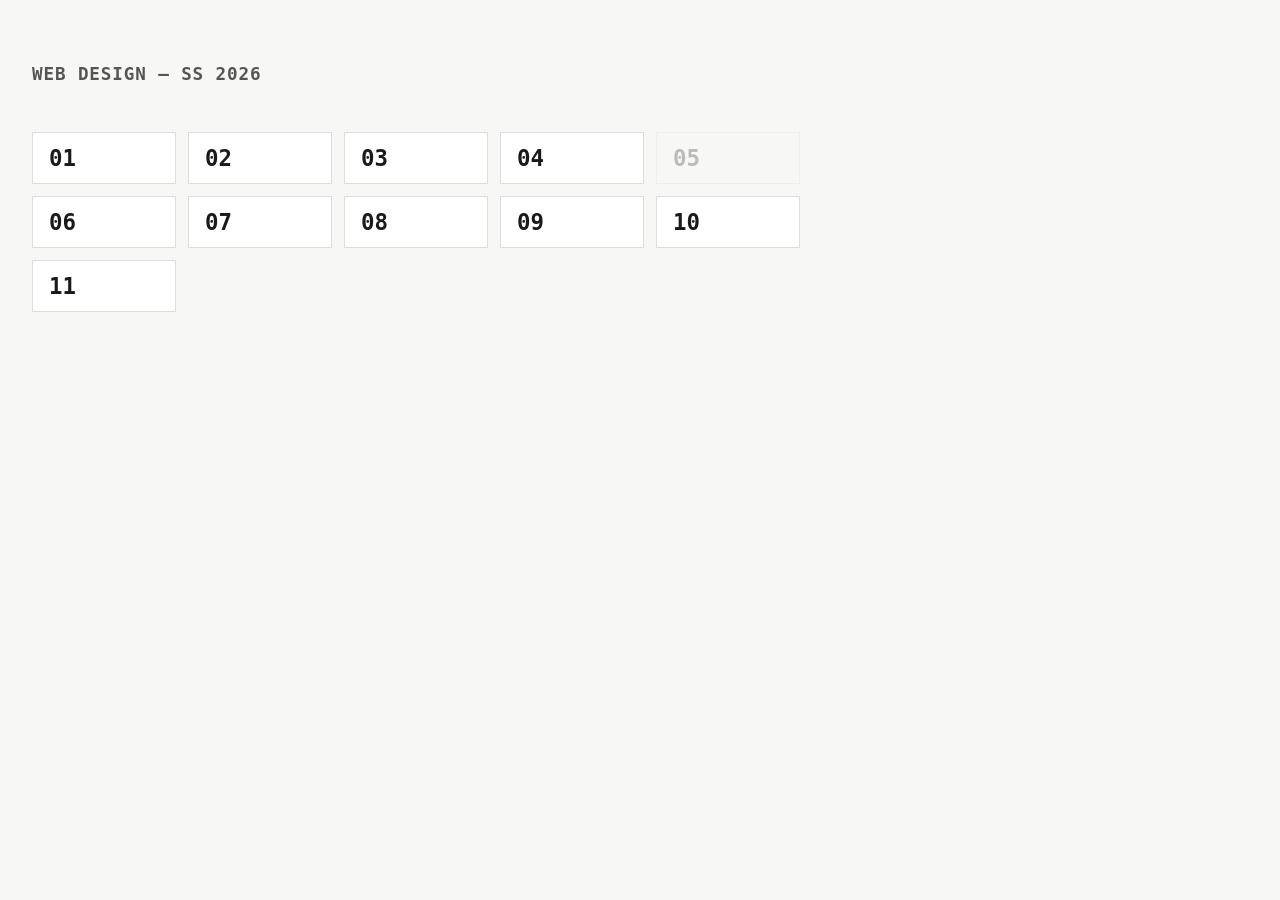
<file: index.html>
<!DOCTYPE html>
<html lang="en">
<head>
  <meta charset="UTF-8">
  <meta name="viewport" content="width=device-width, initial-scale=1.0">
  <title>Web Design SS 2026</title>
  <style>
    *, *::before, *::after { box-sizing: border-box; margin: 0; padding: 0; }

    body {
      font-family: ui-monospace, 'Cascadia Code', 'Fira Mono', monospace;
      background: #f7f7f5;
      color: #1a1a1a;
      min-height: 100vh;
      padding: 4rem 2rem;
    }

    header {
      margin-bottom: 3rem;
    }

    h1 {
      font-size: 1.1rem;
      font-weight: 600;
      letter-spacing: 0.05em;
      text-transform: uppercase;
      color: #555;
    }

    ol {
      list-style: none;
      display: grid;
      grid-template-columns: repeat(auto-fill, minmax(8rem, 1fr));
      gap: 0.75rem;
      max-width: 48rem;
    }

    li a, li span {
      display: block;
      padding: 0.75rem 1rem;
      border: 1px solid #ddd;
      text-decoration: none;
      font-size: 1.4rem;
      font-weight: 700;
      color: #1a1a1a;
      background: #fff;
      transition: border-color 0.15s, background 0.15s;
    }

    li a:hover {
      border-color: #999;
      background: #f0f0ee;
    }

    li span {
      color: #bbb;
      border-color: #eee;
      background: transparent;
      cursor: default;
    }
  </style>
</head>
<body>
  <header>
    <h1>Web Design &mdash; SS 2026</h1>
  </header>
  <ol>
    <li><a href="01/">01</a></li>
    <li><a href="02/">02</a></li>
    <li><a href="03/">03</a></li>
    <li><a href="04/">04</a></li>
    <li><span>05</span></li>
    <li><a href="06/">06</a></li>
    <li><a href="07/">07</a></li>
    <li><a href="08/">08</a></li>
    <li><a href="09/02-a11y-fix.html">09</a></li>
    <li><a href="10/personalisierter-feed.html">10</a></li>
    <li><a href="11/session11-start.html">11</a></li>
    <!--<li><span>12</span></li>-->
  </ol>
</body>
</html>
</file>
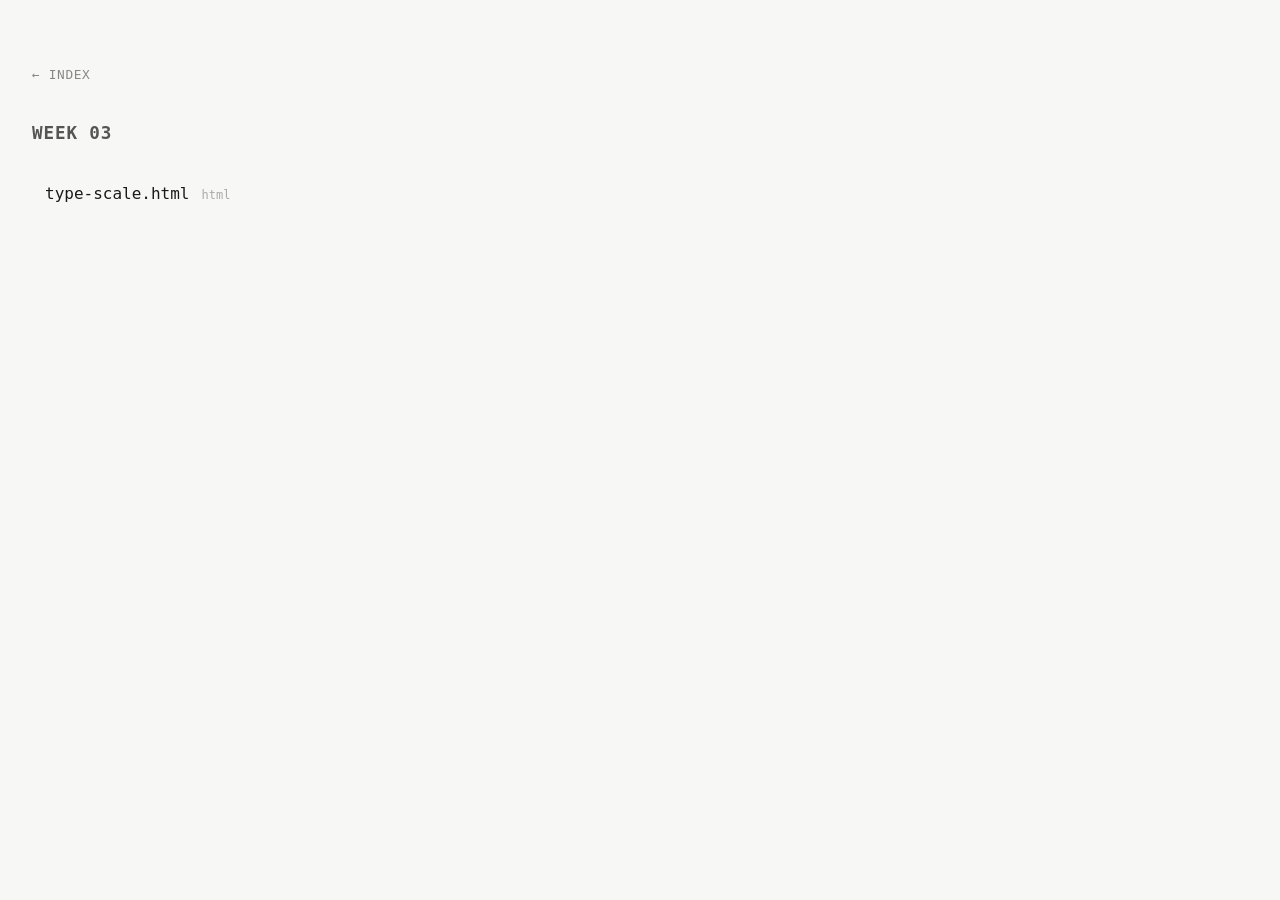
<file: 03/index.html>
<!DOCTYPE html>
<html lang="en">
<head>
  <meta charset="UTF-8">
  <meta name="viewport" content="width=device-width, initial-scale=1.0">
  <title>03 — Web Design SS 2026</title>
  <style>
    *, *::before, *::after { box-sizing: border-box; margin: 0; padding: 0; }

    body {
      font-family: ui-monospace, 'Cascadia Code', 'Fira Mono', monospace;
      background: #f7f7f5;
      color: #1a1a1a;
      min-height: 100vh;
      padding: 4rem 2rem;
    }

    nav {
      margin-bottom: 2.5rem;
    }

    nav a {
      font-size: 0.8rem;
      color: #888;
      text-decoration: none;
      letter-spacing: 0.05em;
      text-transform: uppercase;
    }

    nav a:hover { color: #1a1a1a; }

    h1 {
      font-size: 1.1rem;
      font-weight: 600;
      letter-spacing: 0.05em;
      text-transform: uppercase;
      color: #555;
      margin-bottom: 2rem;
    }

    ul {
      list-style: none;
      max-width: 32rem;
    }

    li + li { margin-top: 0.4rem; }

    li a {
      display: flex;
      align-items: baseline;
      gap: 0.75rem;
      padding: 0.5rem 0.75rem;
      text-decoration: none;
      color: #1a1a1a;
      border: 1px solid transparent;
      transition: border-color 0.15s, background 0.15s;
    }

    li a:hover {
      border-color: #ddd;
      background: #fff;
    }

    li a .ext {
      font-size: 0.75rem;
      color: #aaa;
      flex-shrink: 0;
    }
  </style>
</head>
<body>
  <nav><a href="../">← Index</a></nav>
  <h1>Week 03</h1>
  <ul>
    <li><a href="type-scale.html"><span>type-scale.html</span><span class="ext">html</span></a></li>
  </ul>
</body>
</html>
</file>
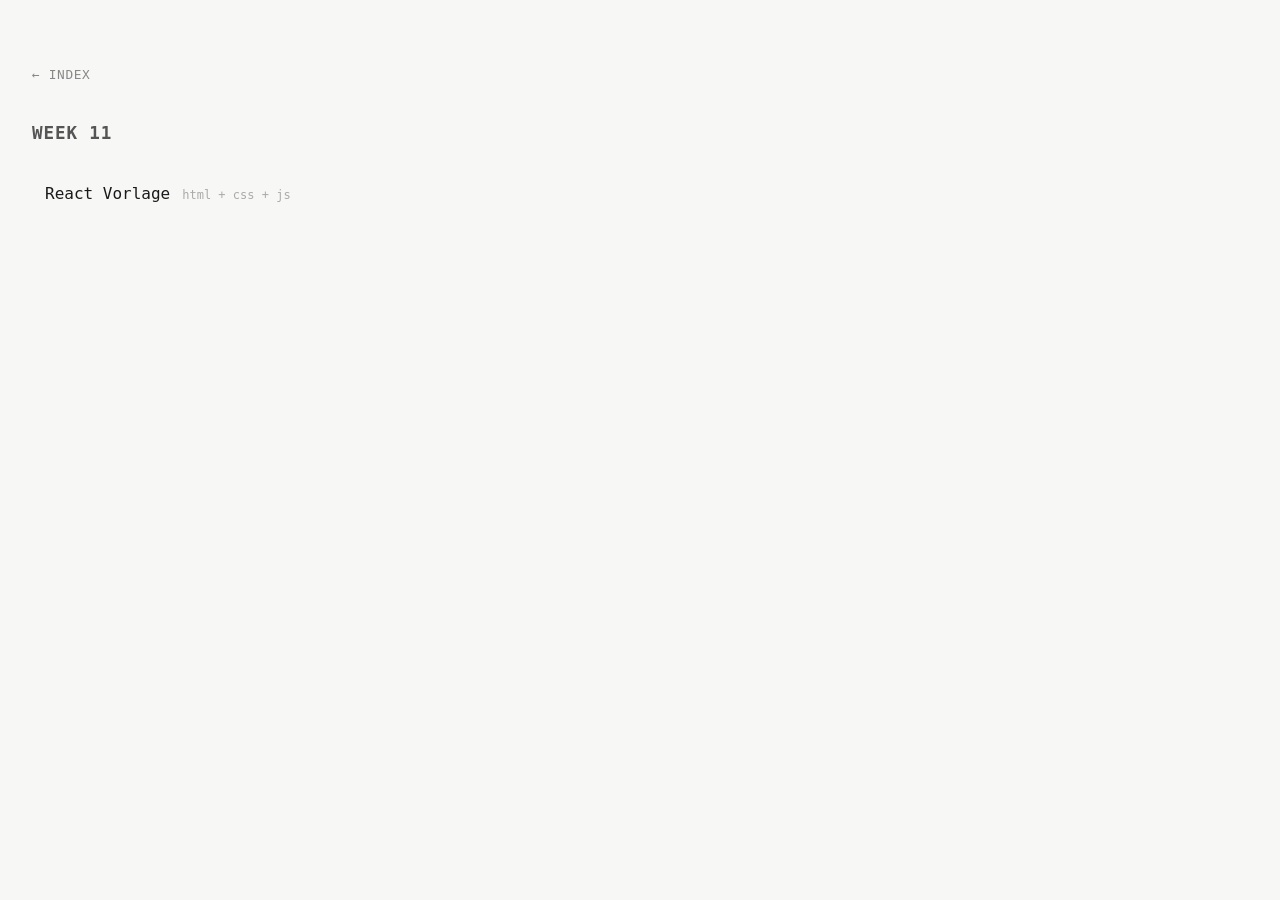
<file: 11/index.html>
<!DOCTYPE html>
<html lang="en">
<head>
  <meta charset="UTF-8">
  <meta name="viewport" content="width=device-width, initial-scale=1.0">
  <title>11 — Web Design SS 2026</title>
  <style>
    *, *::before, *::after { box-sizing: border-box; margin: 0; padding: 0; }

    body {
      font-family: ui-monospace, 'Cascadia Code', 'Fira Mono', monospace;
      background: #f7f7f5;
      color: #1a1a1a;
      min-height: 100vh;
      padding: 4rem 2rem;
    }

    nav {
      margin-bottom: 2.5rem;
    }

    nav a {
      font-size: 0.8rem;
      color: #888;
      text-decoration: none;
      letter-spacing: 0.05em;
      text-transform: uppercase;
    }

    nav a:hover { color: #1a1a1a; }

    h1 {
      font-size: 1.1rem;
      font-weight: 600;
      letter-spacing: 0.05em;
      text-transform: uppercase;
      color: #555;
      margin-bottom: 2rem;
    }

    ul {
      list-style: none;
      max-width: 32rem;
    }

    li + li { margin-top: 0.4rem; }

    li a {
      display: flex;
      align-items: baseline;
      gap: 0.75rem;
      padding: 0.5rem 0.75rem;
      text-decoration: none;
      color: #1a1a1a;
      border: 1px solid transparent;
      transition: border-color 0.15s, background 0.15s;
    }

    li a:hover {
      border-color: #ddd;
      background: #fff;
    }

    li a .ext {
      font-size: 0.75rem;
      color: #aaa;
      flex-shrink: 0;
    }
  </style>
</head>
<body>
  <nav><a href="../">← Index</a></nav>
  <h1>Week 11</h1>
  <ul>
    <li><a href="session11-start.html"><span>React Vorlage</span><span class="ext">html + css + js</span></a></li>
  </ul>
</body>
</html>
</file>
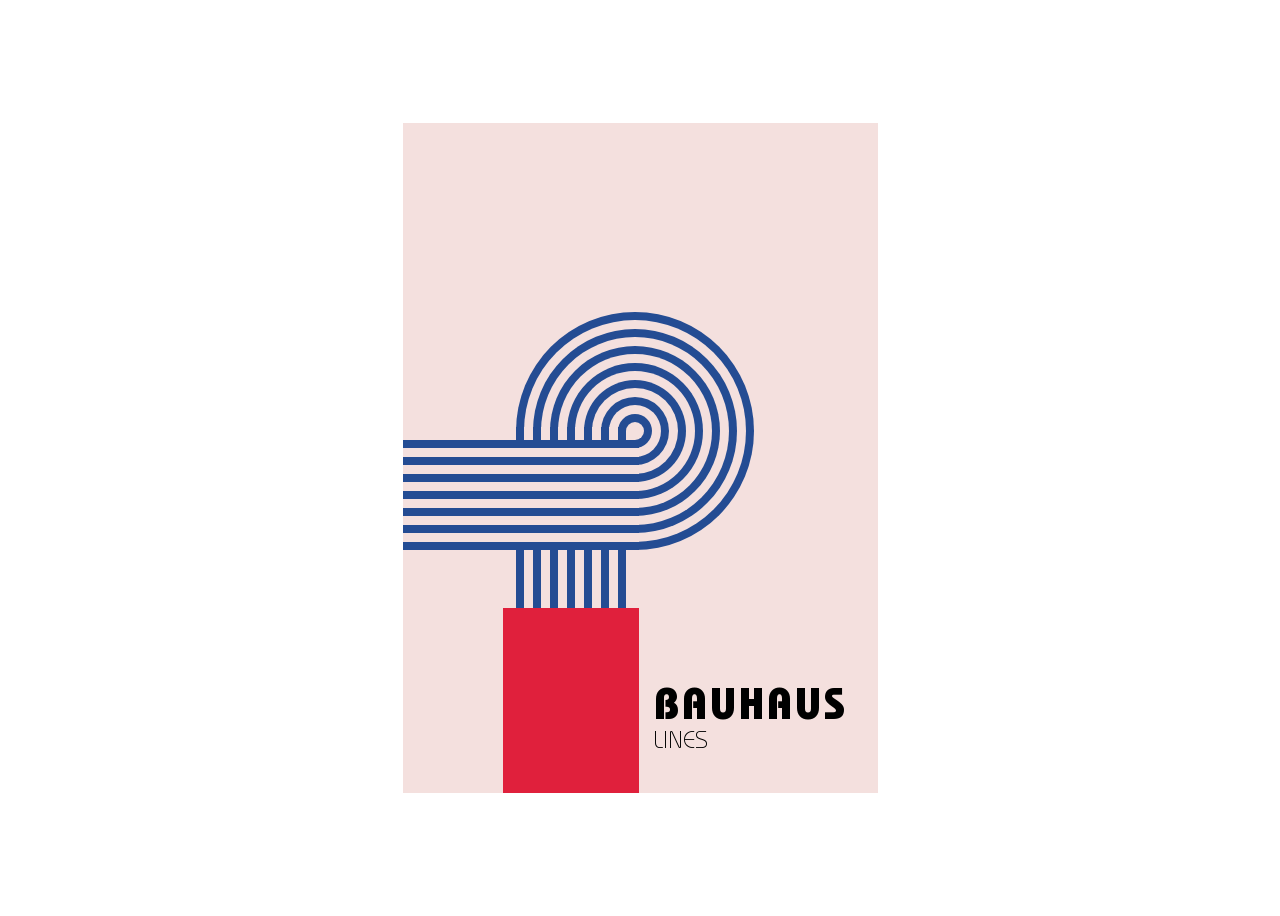
<file: Uebung02_TamaraGilgenast/index.html>
<!DOCTYPE html>
<html lang="de">

<head>
    <link rel="stylesheet" href="style.css">
    <link href="https://fonts.googleapis.com/css2?family=Comfortaa:wght@400;700&display=swap" rel="stylesheet">
    <meta charset="UTF-8" />
    <meta name="viewport" content="width=device-width, initial-scale=1.0" />
    <title>Bauhaus Poster</title>
</head>

<body>
    <div class="poster">
        <div class="invisible-circle-box">
            <div class="blue-circle">
                <div class="pink-circle">
                    <div class="blue-circle">
                        <div class="pink-circle">
                            <div class="blue-circle">
                                <div class="pink-circle">
                                    <div class="blue-circle">
                                        <div class="pink-circle">
                                            <div class="blue-circle">
                                                <div class="pink-circle">
                                                    <div class="blue-circle">
                                                        <div class="pink-circle">
                                                            <div class="blue-circle">
                                                                <div class="pink-circle"></div>
                                                            </div>
                                                        </div>
                                                    </div>
                                                </div>
                                            </div>
                                        </div>
                                    </div>
                                </div>
                            </div>
                        </div>
                    </div>
                </div>
            </div>

        </div>
        <div class="invisible-column">
            <div class="bluestripes-box-vertical">
                <div class="bluestripes-vertical">
                </div>
                <div class="bluestripes-vertical">
                </div>
                <div class="bluestripes-vertical">
                </div>
                <div class="bluestripes-vertical">
                </div>
                <div class="bluestripes-vertical">
                </div>
                <div class="bluestripes-vertical">
                </div>
                <div class="bluestripes-vertical">
                </div>
            </div>
            <div class="redblock">
            </div>
        </div>
        <div class="invisible-row">
            <div class="bluestripes-box-horizontal">
                <div class="bluestripes-horizontal">
                </div>
                <div class="bluestripes-horizontal">
                </div>
                <div class="bluestripes-horizontal">
                </div>
                <div class="bluestripes-horizontal">
                </div>
                <div class="bluestripes-horizontal">
                </div>
                <div class="bluestripes-horizontal">
                </div>
                <div class="bluestripes-horizontal">
                </div>
            </div>
        </div>
        <div class="title-box">
            <h1>BAUHAUS</h1>
            <h2>LINES</h2>
        </div>
    </div>
</body>

</html>
</file>
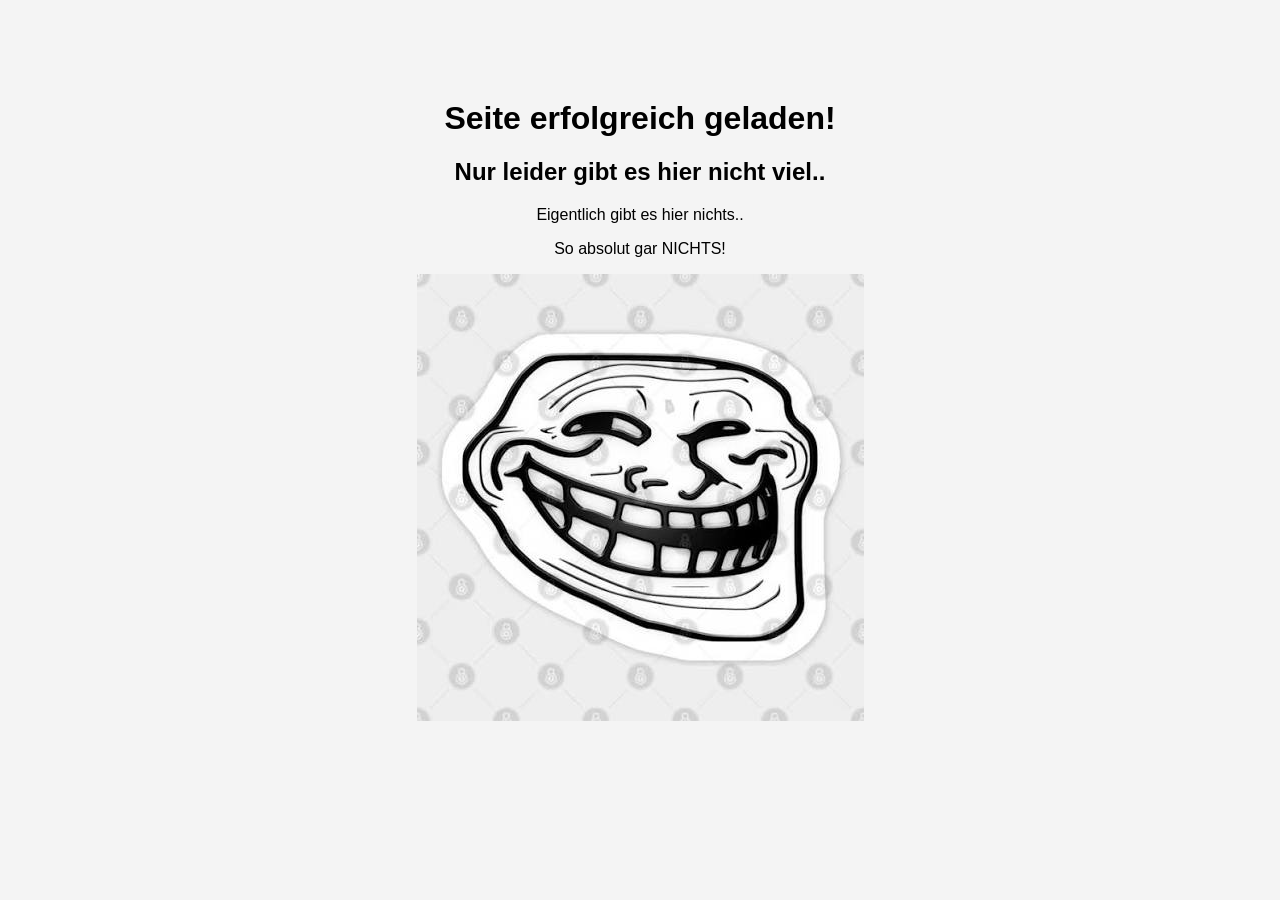
<file: Uebung404_TamaraGilgenast/index.html>
<!DOCTYPE html>
<html lang="de">
<head>
    <meta charset="UTF-8">  
    <meta name="viewport" content="width=device-width, initial-scale=1.0">
    <title>Hier gibt's nichts!</title>
    <style>
    body{
    font-family: Arial;
    text-align: center;
    margin-top: 100px;
    background: #f4f4f4;
}
    </style>
</head>
<body>
    <header>
        <h1>Seite erfolgreich geladen!</h1>
    </header>
    <main>
        <h2>Nur leider gibt es hier nicht viel..</h2>
        <p>Eigentlich gibt es hier nichts..</p>
        <p>So absolut gar NICHTS!</p>
        <img src="trollface.jpg">
    </main>
</body>
</html>
</file>
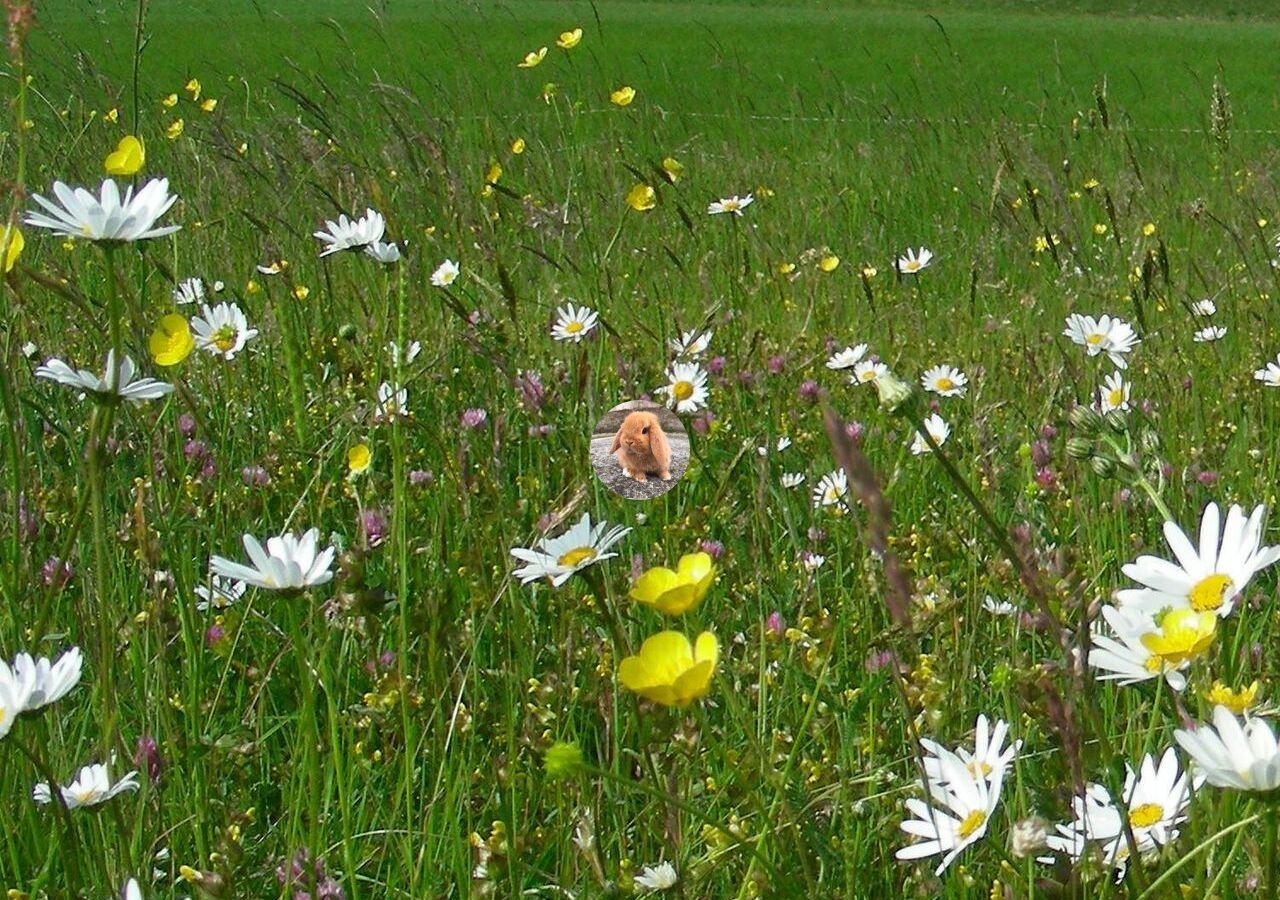
<file: UebungShyButton/index.html>
<!DOCTYPE html>
<html lang="de">

<head>
  <meta charset="UTF-8">
  <link rel="stylesheet" href="style.css">

  <title>Hasi jagen!</title>
</head>

<body>

  <button id="button"></button>

  <script src="script.js"></script>
</body>

</html>
</file>
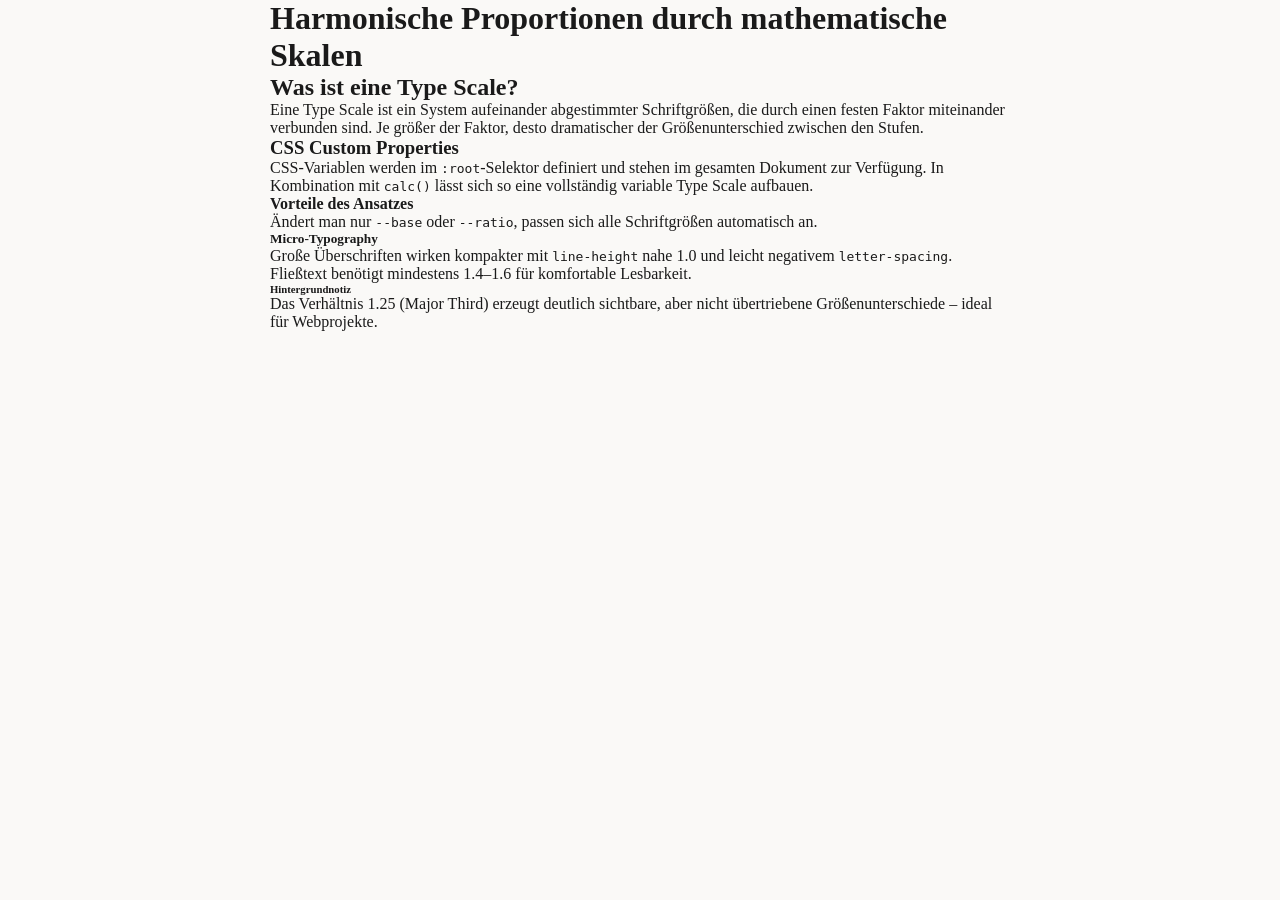
<file: 03/type-scale.html>
<!DOCTYPE html>
<html lang="de">
<head>
    <meta charset="UTF-8">
    <meta name="viewport" content="width=device-width, initial-scale=1.0">
    <title>Type Scale Calculator</title>
    <style>
        /* ============================================================
           AUFGABE: Type Scale Calculator mit CSS-Variablen

           1. Definiert in :root:  --base (16px)  und  --ratio (1.25)
           2. Berechnet --h6 bis --h1 mit calc(), z.B.:
                --h6: calc(var(--base) * var(--ratio))
                --h5: calc(var(--h6)  * var(--ratio))  … usw.
           3. Setzt font-size bei h1–h6 und font-size am body.
           4. Micro-Typography:
                h1 → line-height: 1.0  + negatives letter-spacing
                p  → line-height: 1.5
           5. Optional: Suchen Sie sich eine schöne Schriftartenkombo aus Google Fonts und binden Sie sie ein.
           ============================================================ */

        :root {
            
        }

        * { box-sizing: border-box; margin: 0; padding: 0; }

        body {
            font-family: Georgia, serif;
            background: #faf9f7;
            color: #1a1a1a;
        }

        .page { 
            max-width: 740px; 
            margin: 0 auto; 
        }

        h1 {
            
        }

        h2 { 

         }
        h3 { 
            
         }
        h4 {
            
         }
        h5 { 

         }
        h6 { 

         }

        p {
            
        }
    </style>
</head>
<body>

    <div class="page">

        <h1>Harmonische Proportionen durch mathematische Skalen</h1>
        <h2>Was ist eine Type Scale?</h2>
        <p>
            Eine Type Scale ist ein System aufeinander abgestimmter Schriftgrößen,
            die durch einen festen Faktor miteinander verbunden sind. Je größer
            der Faktor, desto dramatischer der Größenunterschied zwischen den Stufen.
        </p>

        <h3>CSS Custom Properties</h3>
        <p>
            CSS-Variablen werden im <code>:root</code>-Selektor definiert und stehen
            im gesamten Dokument zur Verfügung. In Kombination mit <code>calc()</code>
            lässt sich so eine vollständig variable Type Scale aufbauen.
        </p>

        <h4>Vorteile des Ansatzes</h4>
        <p>
            Ändert man nur <code>--base</code> oder <code>--ratio</code>,
            passen sich alle Schriftgrößen automatisch an.
        </p>

        <h5>Micro-Typography</h5>
        <p>
            Große Überschriften wirken kompakter mit <code>line-height</code> nahe 1.0
            und leicht negativem <code>letter-spacing</code>. Fließtext benötigt
            mindestens 1.4–1.6 für komfortable Lesbarkeit.
        </p>

        <h6>Hintergrundnotiz</h6>
        <p>
            Das Verhältnis 1.25 (Major Third) erzeugt deutlich sichtbare,
            aber nicht übertriebene Größenunterschiede – ideal für Webprojekte.
        </p>

    </div>

</body>
</html>
</file>
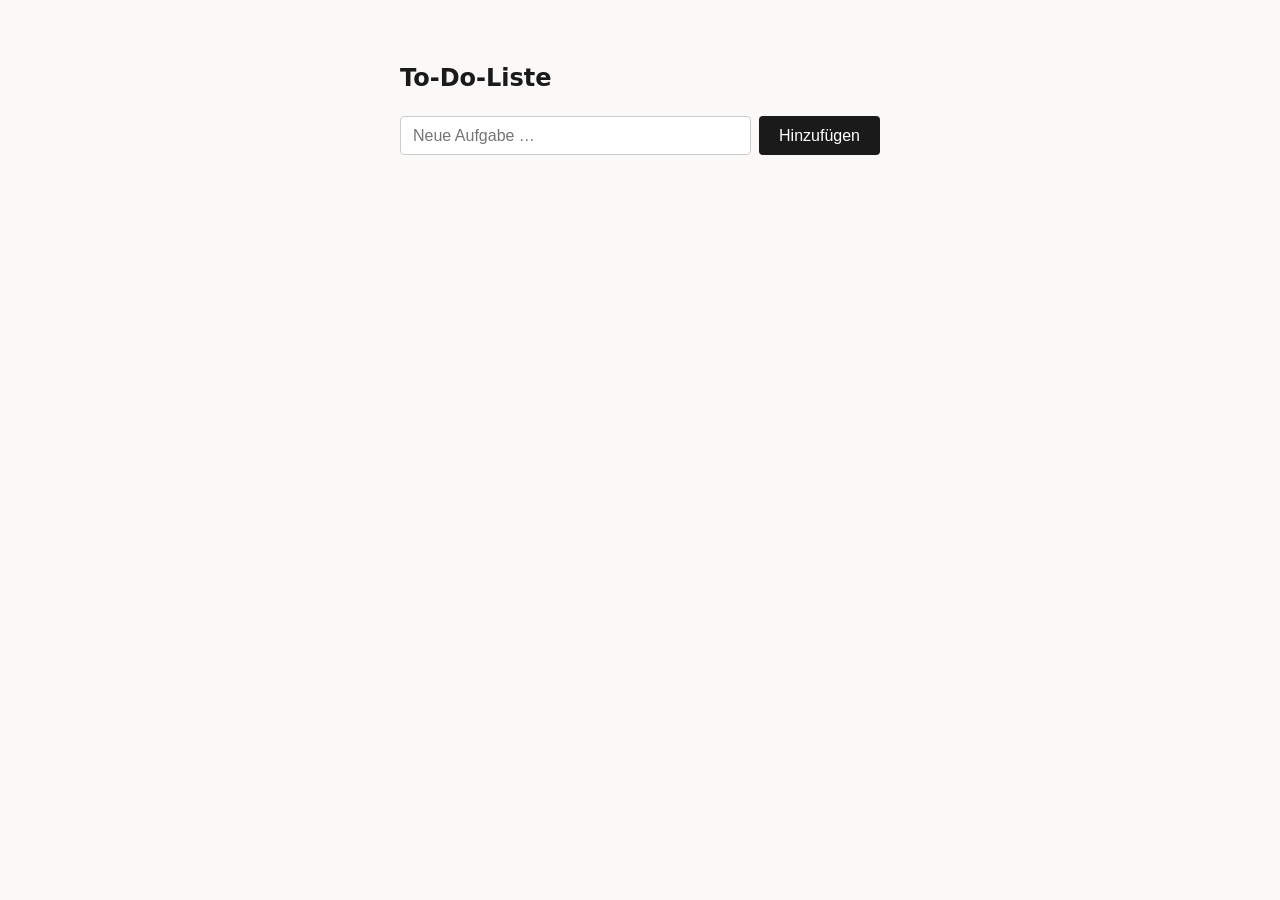
<file: 04/02_todo.html>
<!DOCTYPE html>
<html lang="de">
<head>
    <meta charset="UTF-8">
    <meta name="viewport" content="width=device-width, initial-scale=1.0">
    <title>Aufgabe 2 — To-Do-Liste</title>
    <style>
        /* ============================================================
           AUFGABE 2: To-Do-Liste mit DOM-Manipulation

           Hintergrund:
           getElementById, createElement und appendChild anwenden,
           um statisches HTML dynamisch zu machen.

           Anforderungen:
           1. Wert aus dem Eingabefeld auslesen, wenn der Button
              geklickt wird.
           2. Neues <li>-Element mit document.createElement erstellen.
           3. innerText des Elements auf den Eingabewert setzen.
           4. Element mit appendChild an die Liste anhängen.
           5. Bonus: Eingabefeld nach dem Hinzufügen leeren.
           ============================================================ */

        *, *::before, *::after { box-sizing: border-box; margin: 0; padding: 0; }

        body {
            font-family: system-ui, -apple-system, sans-serif;
            background: #faf9f7;
            color: #1a1a1a;
            min-height: 100vh;
            display: flex;
            justify-content: center;
            padding: 4rem 2rem;
        }

        .container {
            max-width: 480px;
            width: 100%;
        }

        h1 {
            font-size: 1.5rem;
            font-weight: 600;
            margin-bottom: 1.5rem;
        }

        .input-row {
            display: flex;
            gap: 0.5rem;
            margin-bottom: 2rem;
        }

        #taskInput {
            flex: 1;
            padding: 0.6rem 0.75rem;
            font-size: 1rem;
            border: 1px solid #ccc;
            border-radius: 4px;
            outline: none;
            transition: border-color 0.15s;
        }

        #taskInput:focus {
            border-color: #555;
        }

        #addBtn {
            padding: 0.6rem 1.25rem;
            font-size: 1rem;
            background: #1a1a1a;
            color: #fff;
            border: none;
            border-radius: 4px;
            cursor: pointer;
            transition: background 0.15s;
        }

        #addBtn:hover {
            background: #333;
        }

        #taskList {
            list-style: none;
        }

        #taskList li {
            padding: 0.6rem 0.75rem;
            border-bottom: 1px solid #eee;
            font-size: 1rem;
        }

        #taskList li:first-child {
            border-top: 1px solid #eee;
        }
    </style>
</head>
<body>
    <div class="container">
        <h1>To-Do-Liste</h1>

        <div class="input-row">
            <input type="text" id="taskInput" placeholder="Neue Aufgabe …">
            <button id="addBtn">Hinzufügen</button>
        </div>

        <ul id="taskList">
            <!-- Hier werden die Aufgaben dynamisch eingefügt -->
        </ul>
    </div>

    <script>
        // ============================================================
        // EUER CODE HIER:
        //
        // 1. Referenzen auf die Elemente holen:
        //    - const input = document.getElementById(...)
        //    - const button = document.getElementById(...)
        //    - const list = document.getElementById(...)
        //
        // 2. Event-Listener auf den Button setzen:
        //    button.addEventListener('click', function () { ... })
        //
        // 3. Innerhalb der Funktion:
        //    a) Wert aus input.value lesen
        //    b) Prüfen, ob der Wert nicht leer ist
        //    c) Neues <li> mit document.createElement('li') erstellen
        //    d) li.innerText = ... setzen
        //    e) list.appendChild(li) aufrufen
        //    f) Bonus: input.value = '' zum Leeren des Feldes
        //
        // ============================================================


    </script>
</body>
</html>
</file>
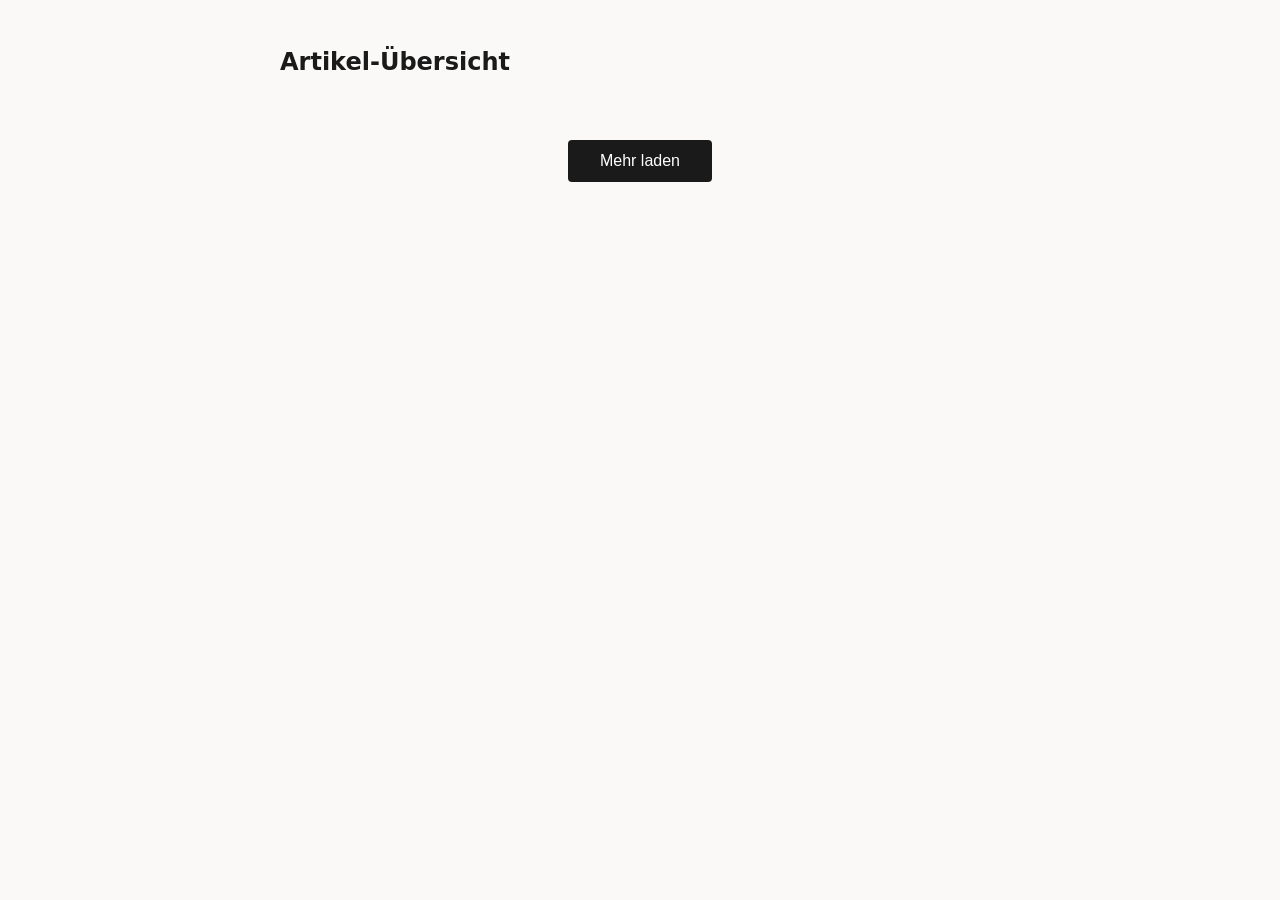
<file: 04/03_loadmore.html>
<!DOCTYPE html>
<html lang="de">
<head>
    <meta charset="UTF-8">
    <meta name="viewport" content="width=device-width, initial-scale=1.0">
    <title>Aufgabe 3 — Load More</title>
    <style>
        /* ============================================================
           AUFGABE 3: Load More mit Arrays, Objekten & DOM-Rendering

           Hintergrund:
           Arbeiten mit Arrays, Objekten und dynamischem Rendering
           von Mock-Daten.

           Anforderungen:
           1. Funktion schreiben, die jeweils die nächsten 3 Objekte
              aus dem Array als Teaser-Cards an <main> anhängt.
           2. "Mehr laden"-Button triggert diese Funktion.
           3. Wenn alle Artikel geladen sind, wird der Button
              ausgeblendet (display = 'none') oder deaktiviert.
           4. Bonus (Infinite Scroll): Button weglassen und stattdessen
              per window.onscroll beim Erreichen des Seitenendes laden.
           ============================================================ */

        *, *::before, *::after { box-sizing: border-box; margin: 0; padding: 0; }

        body {
            font-family: system-ui, -apple-system, sans-serif;
            background: #faf9f7;
            color: #1a1a1a;
            min-height: 100vh;
            padding: 3rem 2rem 6rem;
        }

        header {
            max-width: 720px;
            margin: 0 auto 2rem;
        }

        header h1 {
            font-size: 1.5rem;
            font-weight: 600;
        }

        #cardContainer {
            display: grid;
            grid-template-columns: repeat(auto-fill, minmax(280px, 1fr));
            gap: 1.5rem;
            max-width: 720px;
            margin: 0 auto;
        }

        .card {
            background: #fff;
            border: 1px solid #e5e5e5;
            border-radius: 8px;
            padding: 1.5rem;
            transition: box-shadow 0.15s;
        }

        .card:hover {
            box-shadow: 0 2px 8px rgba(0,0,0,0.08);
        }

        .card h2 {
            font-size: 1.1rem;
            font-weight: 600;
            margin-bottom: 0.5rem;
        }

        .card p {
            font-size: 0.95rem;
            line-height: 1.5;
            color: #555;
        }

        .btn-wrap {
            text-align: center;
            max-width: 720px;
            margin: 2rem auto 0;
        }

        #loadMoreBtn {
            padding: 0.75rem 2rem;
            font-size: 1rem;
            background: #1a1a1a;
            color: #fff;
            border: none;
            border-radius: 4px;
            cursor: pointer;
            transition: background 0.15s;
        }

        #loadMoreBtn:hover {
            background: #333;
        }

        #loadMoreBtn:disabled {
            background: #aaa;
            cursor: default;
        }
    </style>
</head>
<body>
    <header>
        <h1>Artikel-Übersicht</h1>
    </header>

    <main id="cardContainer">
        <!-- Hier werden die Teaser-Cards dynamisch eingefügt -->
    </main>

    <div class="btn-wrap">
        <button id="loadMoreBtn">Mehr laden</button>
    </div>

    <script>
        // ============================================================
        // MOCK-DATEN — 10 Artikel-Objekte
        // ============================================================
        const articles = [
            { title: "Artikel 1",  text: "Lorem ipsum dolor sit amet, consectetur adipiscing elit." },
            { title: "Artikel 2",  text: "Sed do eiusmod tempor incididunt ut labore et dolore magna." },
            { title: "Artikel 3",  text: "Ut enim ad minim veniam, quis nostrud exercitation ullamco." },
            { title: "Artikel 4",  text: "Duis aute irure dolor in reprehenderit in voluptate velit." },
            { title: "Artikel 5",  text: "Excepteur sint occaecat cupidatat non proident, sunt in culpa." },
            { title: "Artikel 6",  text: "Nemo enim ipsam voluptatem quia voluptas sit aspernatur." },
            { title: "Artikel 7",  text: "Neque porro quisquam est, qui dolorem ipsum quia dolor." },
            { title: "Artikel 8",  text: "Quis autem vel eum iure reprehenderit qui in ea voluptate." },
            { title: "Artikel 9",  text: "At vero eos et accusamus et iusto odio dignissimos ducimus." },
            { title: "Artikel 10", text: "Nam libero tempore, cum soluta nobis est eligendi optio." }
        ];

        // Wie viele Artikel pro Klick geladen werden
        const BATCH_SIZE = 3;


        // ============================================================
        // EUER CODE HIER:
        //
        // 1. Variable anlegen, die speichert, wie viele Artikel
        //    bereits angezeigt wurden (z.B. let currentIndex = 0).
        //
        // 2. Referenzen holen:
        //    - const container = document.getElementById('cardContainer')
        //    - const btn = document.getElementById('loadMoreBtn')
        //
        // 3. Funktion loadMore() schreiben:
        //    a) Die nächsten BATCH_SIZE Artikel aus dem Array holen
        //       z.B. mit articles.slice(currentIndex, currentIndex + BATCH_SIZE)
        //    b) Für jedes Objekt ein <article>-Element erstellen:
        //       - const card = document.createElement('article')
        //       - card.classList.add('card')
        //       - card.innerHTML = `<h2>${obj.title}</h2><p>${obj.text}</p>`
        //       - container.appendChild(card)
        //    c) currentIndex erhöhen
        //    d) Prüfen: wenn currentIndex >= articles.length →
        //       btn.style.display = 'none'  (oder btn.disabled = true)
        //
        // 4. Event-Listener auf den Button:
        //    btn.addEventListener('click', loadMore)
        //
        // 5. Bonus – Infinite Scroll (statt Button):
        //    window.addEventListener('scroll', function () {
        //        if (window.innerHeight + window.scrollY >= document.body.offsetHeight - 100) {
        //            loadMore();
        //        }
        //    })
        //
        // ============================================================


    </script>
</body>
</html>
</file>
<file: Uebung02_TamaraGilgenast/style.css>
@font-face {
    font-family: 'BauhausBold';
    src: url('./fonts/BauhausStd-Bold.woff2') format('woff2');
}

@font-face {
    font-family: 'BauhausLight';
    src: url('./fonts/BauhausStd-Light.woff2') format('woff2');
}

body {
    display: flex;
    justify-content: center;
    align-items: center;
    min-height: 100vh;
}

h1 {
    font-family: 'BauhausBold';
    margin: 0px;
    font-size: 2.7em;
    line-height: 0.8em;
    letter-spacing: 1.7px;
}

h2 {
    font-family: 'BauhausLight';
    margin: 0px;
    font-weight: 100;
}

.poster {
    background-color: rgb(244, 224, 222);
    width: 475px;
    height: 670px;
    position: relative;
}

.invisible-column {
    width: 136px;
    height: 100%;
    position: absolute;
    left: 100px;
    display: flex;
    flex-direction: column;
    justify-content: end;
    align-items: center;
}

.invisible-row {
    height: 136px;
    width: 100%;
    position: absolute;
    display: flex;
    flex-direction: row;
    top: 304px;
    justify-content: start;
    align-items: center;
}

.invisible-circle-box {
    width: 370px;
    height: 370px;
    position: absolute;
    left: 37px;
    top: 113px;
    display: flex;
    justify-content: center;
    align-items: center;
    padding: 10px;
}

.bluestripes-box-horizontal {
    flex-direction: column;
    display: flex;
    width: 236px;
    justify-content: space-between;
    height: 110px;
    background-color: rgb(244, 224, 222);
}

.bluestripes-box-vertical {
    flex-direction: row;
    display: flex;
    width: 110px;
    justify-content: space-between;
    height: 181px;
    background-color: rgb(244, 224, 222);

}

.bluestripes-vertical {
    background-color: rgb(36, 76, 147);
    width: 8px;
    height: 100%;
}

.bluestripes-horizontal {
    background-color: rgb(36, 76, 147);
    height: 8px;
    width: 100%;
}


.blue-circle {
    background-color: rgb(36, 76, 147);
    border-radius: 50%;
    border-bottom-left-radius: 0%;
    display: flex;
    justify-content: center;
    align-items: center;
    padding: 8px;
}

.pink-circle {
    background-color: rgb(244, 224, 222);
    border-radius: 50%;
    border-bottom-left-radius: 0%;
    display: flex;
    justify-content: center;
    align-items: center;
    padding: 9px;
}

.redblock {
    background-color: rgb(224, 32, 60);
    width: 100%;
    height: 185px;
}

.title-box {
    position: absolute;
    left: 250px;
    bottom: 35px;
}
</file>
<file: UebungShyButton/style.css>
body {
  margin: 0;
  height: 100vh;
  display: flex;
  justify-content: center;
  align-items: center;
  background-image: url("wiese.jpg");
  font-family: sans-serif;
  overflow: hidden;
  cursor: url("cursor.png")64 64, auto;
}

#button {
  height: 100px;
  width: 100px;
  background-color: rgb(145, 212, 144);
  color: black;
  border: none;
  border-radius: 50px;
  background-image: url("hase.jpg");
  background-size: contain;
  transition:
    transform 0.6s cubic-bezier(0.34, 1.56, 0.64, 1);
}
</file>
